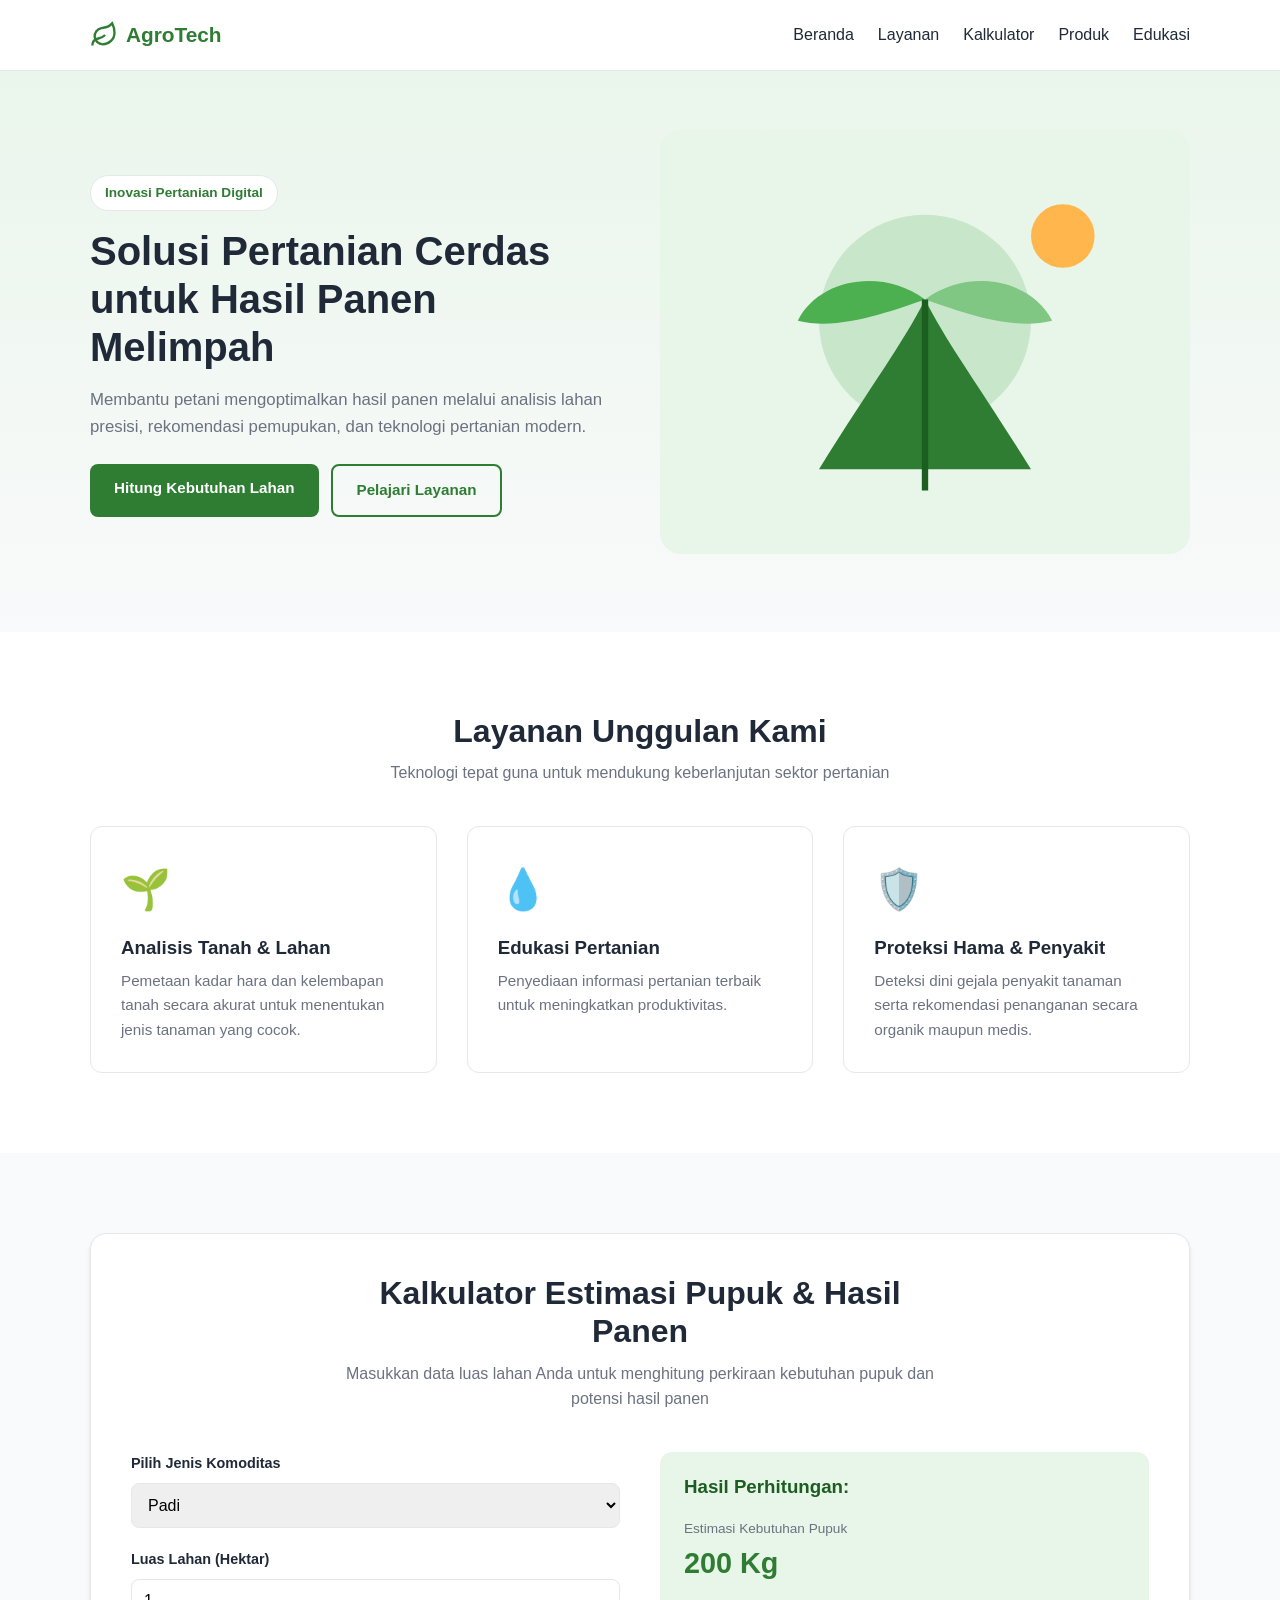
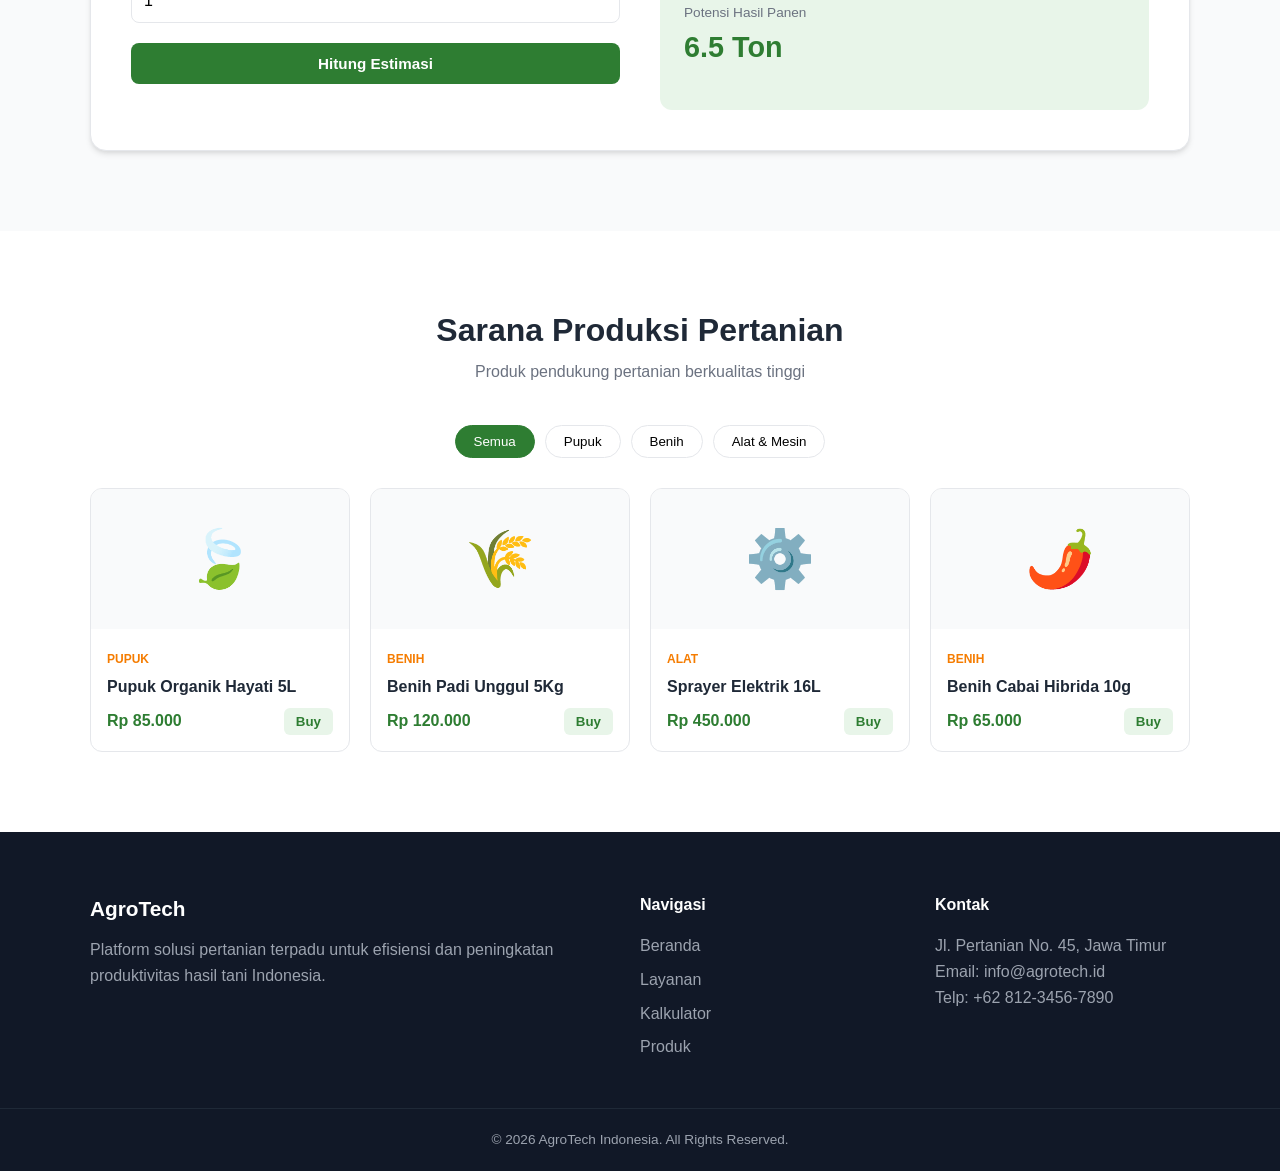
<file: index.html>
<!DOCTYPE html>
<html lang="en">
<head>
    <meta charset="UTF-8">
    <meta name="viewport" content="width=device-width, initial-scale=1.0">
    <link rel="stylesheet" href="css/style.css">
    <title>AGROTECH</title>
</head>
<body>
    <!-- Header & Navigation -->
    <header class="navbar">
        <div class="container nav-container">
            <a href="#" class="logo">
                <svg class="logo-icon" viewBox="0 0 24 24" fill="none" stroke="currentColor" stroke-width="2">
                    <path d="M11 20A7 7 0 0 1 9.8 6.1C15.5 5 17 4.48 19 2c1 2 2 4.18 2 8 0 5.5-4.78 10-10 10Z"/>
                    <path d="M2 21c0-3 1.85-5.36 5.08-6C9.5 14.52 12 13 13 12"/>
                </svg>
                <span>AgroTech</span>
            </a>

            <button class="mobile-toggle" id="mobileToggle" aria-label="Toggle Menu">
                <span class="hamburger"></span>
            </button>

            <nav class="nav-menu" id="navMenu">
                <a href="#hero" class="nav-link active">Beranda</a>
                <a href="#layanan" class="nav-link">Layanan</a>
                <a href="#kalkulator" class="nav-link">Kalkulator</a>
                <a href="#produk" class="nav-link">Produk</a>
                <a href="/edukasi-page.html" class="nav-link">Edukasi</a>
                <!-- <a href="#kontak" class="btn btn-primary">Konsultasi</a> -->
            </nav>
        </div>
    </header>

    <!-- Hero Section -->
    <section id="hero" class="hero">
        <div class="container hero-grid">
            <div class="hero-text">
                <span class="hero-badge">Inovasi Pertanian Digital</span>
                <h1 class="hero-title">Solusi Pertanian Cerdas untuk Hasil Panen Melimpah</h1>
                <p class="hero-subtitle">Membantu petani mengoptimalkan hasil panen melalui analisis lahan presisi, rekomendasi pemupukan, dan teknologi pertanian modern.</p>
                <div class="hero-buttons">
                    <a href="#kalkulator" class="btn btn-primary">Hitung Kebutuhan Lahan</a>
                    <a href="#layanan" class="btn btn-outline">Pelajari Layanan</a>
                </div>
            </div>
            <div class="hero-image-container">
                <!-- SVG Illustration murni pengganti gambar eksternal -->
                <svg class="hero-illustration" viewBox="0 0 500 400" fill="none">
                    <rect width="500" height="400" rx="20" fill="#E8F5E9"/>
                    <circle cx="250" cy="180" r="100" fill="#C8E6C9"/>
                    <path d="M150 320 C 200 240, 230 200, 250 160 C 270 200, 300 240, 350 320 Z" fill="#2E7D32"/>
                    <path d="M250 160 C 210 130, 150 140, 130 180 C 170 190, 220 170, 250 160 Z" fill="#4CAF50"/>
                    <path d="M250 160 C 290 130, 350 140, 370 180 C 330 190, 280 170, 250 160 Z" fill="#81C784"/>
                    <line x1="250" y1="160" x2="250" y2="340" stroke="#1B5E20" stroke-width="6"/>
                    <circle cx="380" cy="100" r="30" fill="#FFB74D"/>
                </svg>
            </div>
        </div>
    </section>

    <!-- Fitur & Layanan -->
    <section id="layanan" class="features">
        <div class="container">
            <div class="section-header">
                <h2>Layanan Unggulan Kami</h2>
                <p>Teknologi tepat guna untuk mendukung keberlanjutan sektor pertanian</p>
            </div>
            <div class="features-grid">
                <div class="feature-card">
                    <div class="feature-icon">🌱</div>
                    <h3>Analisis Tanah & Lahan</h3>
                    <p>Pemetaan kadar hara dan kelembapan tanah secara akurat untuk menentukan jenis tanaman yang cocok.</p>
                </div>
                <div class="feature-card">
                    <div class="feature-icon">💧</div>
                    <h3>Edukasi Pertanian</h3>
                    <p>Penyediaan informasi pertanian terbaik untuk meningkatkan produktivitas.</p>
                </div>
                <div class="feature-card">
                    <div class="feature-icon">🛡️</div>
                    <h3>Proteksi Hama & Penyakit</h3>
                    <p>Deteksi dini gejala penyakit tanaman serta rekomendasi penanganan secara organik maupun medis.</p>
                </div>
            </div>
        </div>
    </section>

    <!-- Kalkulator Pertanian Interaktif -->
    <section id="kalkulator" class="calculator-section">
        <div class="container">
            <div class="calc-wrapper">
                <div class="section-header">
                    <h2>Kalkulator Estimasi Pupuk & Hasil Panen</h2>
                    <p>Masukkan data luas lahan Anda untuk menghitung perkiraan kebutuhan pupuk dan potensi hasil panen</p>
                </div>
                <div class="calc-grid">
                    <div class="calc-form">
                        <div class="form-group">
                            <label for="cropType">Pilih Jenis Komoditas</label>
                            <select id="cropType" class="form-control">
                                <option value="padi">Padi</option>
                                <option value="jagung">Jagung</option>
                                <option value="cabai">Cabai Merah</option>
                                <option value="tomat">Tomat</option>
                            </select>
                        </div>
                        <div class="form-group">
                            <label for="landSize">Luas Lahan (Hektar)</label>
                            <input type="number" id="landSize" class="form-control" value="1" min="0.1" step="0.1">
                        </div>
                        <button type="button" id="btnCalculate" class="btn btn-primary btn-full">Hitung Estimasi</button>
                    </div>
                    <div class="calc-result">
                        <h3>Hasil Perhitungan:</h3>
                        <div class="result-box">
                            <span class="result-label">Estimasi Kebutuhan Pupuk</span>
                            <span class="result-value" id="resFertilizer">200 Kg</span>
                        </div>
                        <div class="result-box">
                            <span class="result-label">Potensi Hasil Panen</span>
                            <span class="result-value" id="resHarvest">6.5 Ton</span>
                        </div>
                    </div>
                </div>
            </div>
        </div>
    </section>

    <!-- Katalog Produk/Sarana Tani -->
    <section id="produk" class="products">
        <div class="container">
            <div class="section-header">
                <h2>Sarana Produksi Pertanian</h2>
                <p>Produk pendukung pertanian berkualitas tinggi</p>
            </div>
            
            <div class="filter-buttons">
                <button class="filter-btn active" data-filter="all">Semua</button>
                <button class="filter-btn" data-filter="pupuk">Pupuk</button>
                <button class="filter-btn" data-filter="benih">Benih</button>
                <button class="filter-btn" data-filter="alat">Alat & Mesin</button>
            </div>

            <div class="product-grid">
                <div class="product-card" data-category="pupuk">
                    <div class="product-thumb">🍃</div>
                    <div class="product-info">
                        <span class="product-category">Pupuk</span>
                        <h3 class="product-title">Pupuk Organik Hayati 5L</h3>
                        <div class="product-bottom">
                            <span class="product-price">Rp 85.000</span>
                            <button class="btn-icon">Buy</button>
                        </div>
                    </div>
                </div>

                <div class="product-card" data-category="benih">
                    <div class="product-thumb">🌾</div>
                    <div class="product-info">
                        <span class="product-category">Benih</span>
                        <h3 class="product-title">Benih Padi Unggul 5Kg</h3>
                        <div class="product-bottom">
                            <span class="product-price">Rp 120.000</span>
                            <button class="btn-icon">Buy</button>
                        </div>
                    </div>
                </div>

                <div class="product-card" data-category="alat">
                    <div class="product-thumb">⚙️</div>
                    <div class="product-info">
                        <span class="product-category">Alat</span>
                        <h3 class="product-title">Sprayer Elektrik 16L</h3>
                        <div class="product-bottom">
                            <span class="product-price">Rp 450.000</span>
                            <button class="btn-icon">Buy</button>
                        </div>
                    </div>
                </div>

                <div class="product-card" data-category="benih">
                    <div class="product-thumb">🌶️</div>
                    <div class="product-info">
                        <span class="product-category">Benih</span>
                        <h3 class="product-title">Benih Cabai Hibrida 10g</h3>
                        <div class="product-bottom">
                            <span class="product-price">Rp 65.000</span>
                            <button class="btn-icon">Buy</button>
                        </div>
                    </div>
                </div>
            </div>
        </div>
    </section>

    <!-- Modal Dialog (Pure JS Pop-up) -->
    <div class="modal" id="modalBuy">
        <div class="modal-content">
            <span class="modal-close" id="modalClose">&times;</span>
            <h3 id="modalTitle">Konfirmasi Pembelian</h3>
            <p id="modalBody">Terima kasih atas minat Anda pada produk ini. Fitur transaksi dapat dikembangkan lebih lanjut.</p>
            <button class="btn btn-primary" id="modalOkBtn" style="margin-top: 15px;">Tutup</button>
        </div>
    </div>

    <!-- Footer -->
    <footer class="footer" id="kontak">
        <div class="container footer-grid">
            <div class="footer-col">
                <div class="logo logo-footer">
                    <span>AgroTech</span>
                </div>
                <p>Platform solusi pertanian terpadu untuk efisiensi dan peningkatan produktivitas hasil tani Indonesia.</p>
            </div>
            <div class="footer-col">
                <h4>Navigasi</h4>
                <ul class="footer-links">
                    <li><a href="#hero">Beranda</a></li>
                    <li><a href="#layanan">Layanan</a></li>
                    <li><a href="#kalkulator">Kalkulator</a></li>
                    <li><a href="#produk">Produk</a></li>
                </ul>
            </div>
            <div class="footer-col">
                <h4>Kontak</h4>
                <p>Jl. Pertanian No. 45, Jawa Timur</p>
                <p>Email: info@agrotech.id</p>
                <p>Telp: +62 812-3456-7890</p>
            </div>
        </div>
        <div class="footer-bottom">
            <p>&copy; 2026 AgroTech Indonesia. All Rights Reserved.</p>
        </div>
    </footer>

    <!-- Script JavaScript Eksternal -->
    <script src="js/script.js"></script>
</body>
</html>
</file>
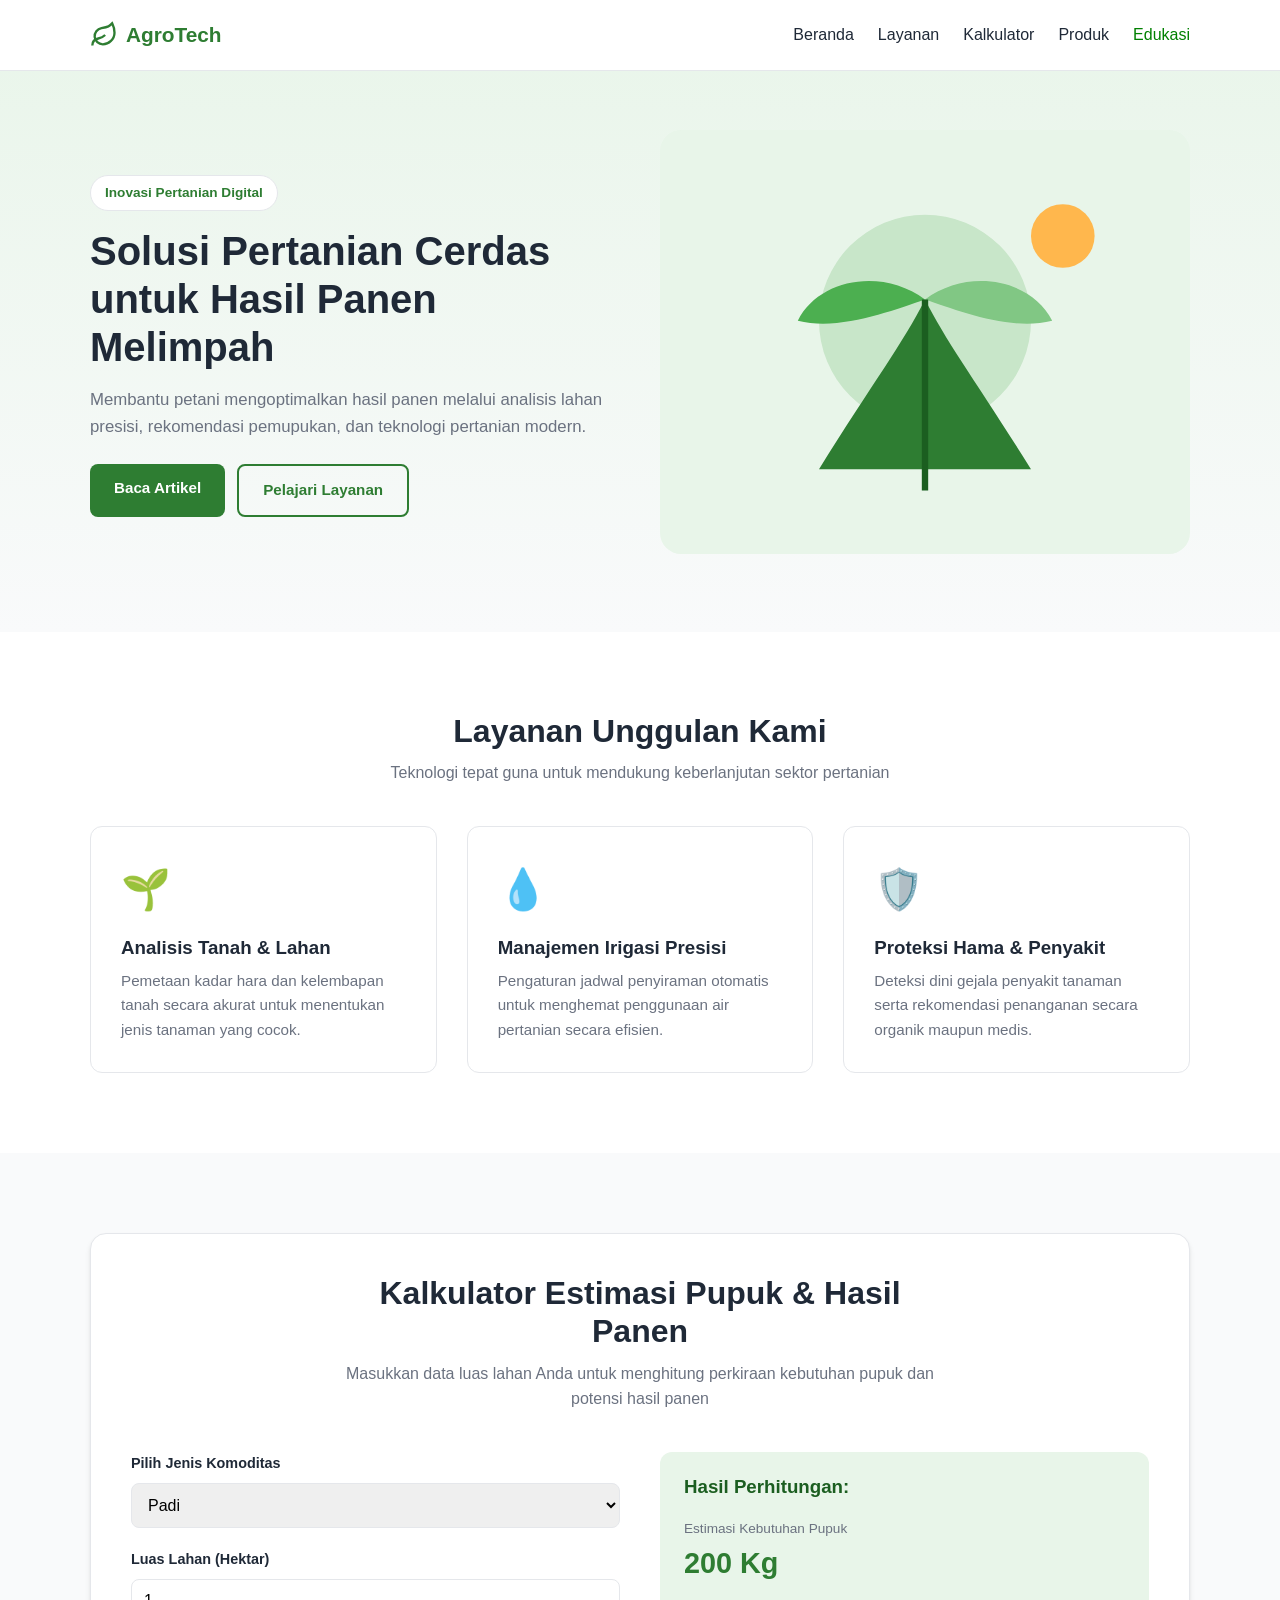
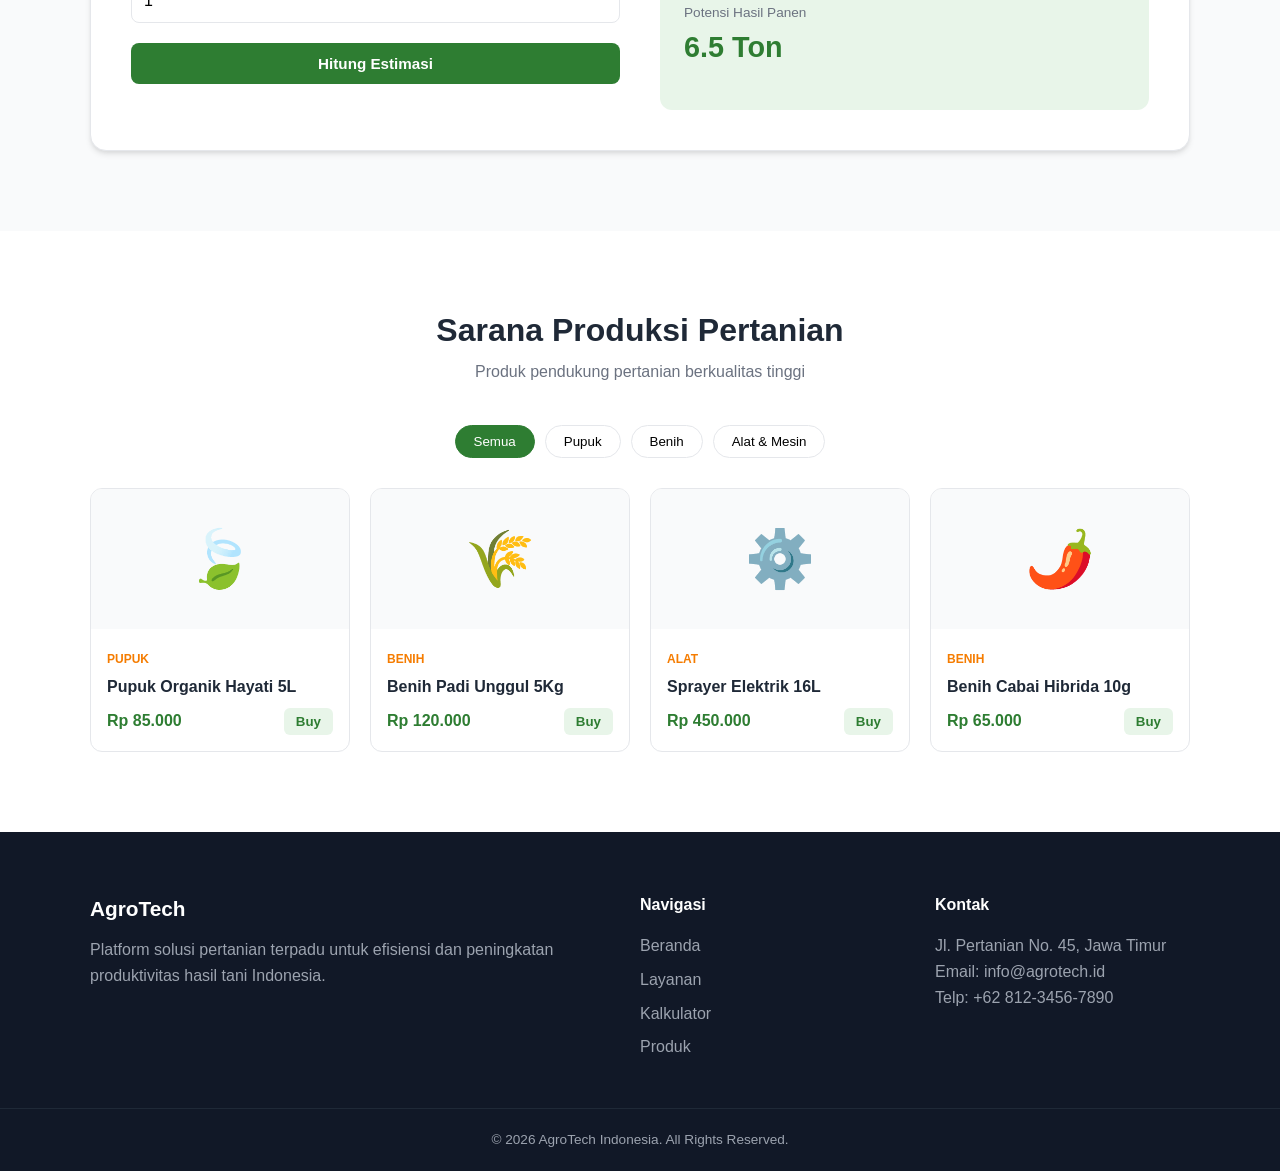
<file: edukasi-page.html>
<!DOCTYPE html>
<html lang="en">
<head>
    <meta charset="UTF-8">
    <meta name="viewport" content="width=device-width, initial-scale=1.0">
    <link rel="stylesheet" href="css/style.css">
    <title>AGROTECH</title>
</head>
<body>
    <!-- Header & Navigation -->
    <header class="navbar">
        <div class="container nav-container">
            <a href="#" class="logo">
                <svg class="logo-icon" viewBox="0 0 24 24" fill="none" stroke="currentColor" stroke-width="2">
                    <path d="M11 20A7 7 0 0 1 9.8 6.1C15.5 5 17 4.48 19 2c1 2 2 4.18 2 8 0 5.5-4.78 10-10 10Z"/>
                    <path d="M2 21c0-3 1.85-5.36 5.08-6C9.5 14.52 12 13 13 12"/>
                </svg>
                <span>AgroTech</span>
            </a>

            <button class="mobile-toggle" id="mobileToggle" aria-label="Toggle Menu">
                <span class="hamburger"></span>
            </button>

            <nav class="nav-menu" id="navMenu">
                <a href="/index.html" class="nav-link active">Beranda</a>
                <a href="/index.html#layanan" class="nav-link">Layanan</a>
                <a href="/index.html#kalkulator" class="nav-link">Kalkulator</a>
                <a href="/index.html#produk" class="nav-link">Produk</a>
                <a href="/edukasi-page.html" class="nav-link-edukasi">Edukasi</a>
                <!-- <a href="/index.html#kontak" class="btn btn-primary">Konsultasi</a> -->
            </nav>
        </div>
    </header>

    <!-- Hero Section -->
    <section id="hero" class="hero">
        <div class="container hero-grid">
            <div class="hero-text">
                <span class="hero-badge">Inovasi Pertanian Digital</span>
                <h1 class="hero-title">Solusi Pertanian Cerdas untuk Hasil Panen Melimpah</h1>
                <p class="hero-subtitle">Membantu petani mengoptimalkan hasil panen melalui analisis lahan presisi, rekomendasi pemupukan, dan teknologi pertanian modern.</p>
                <div class="hero-buttons">
                    <a href="#kalkulator" class="btn btn-primary">Baca Artikel</a>
                    <a href="#layanan" class="btn btn-outline">Pelajari Layanan</a>
                </div>
            </div>
            <div class="hero-image-container">
                <!-- SVG Illustration murni pengganti gambar eksternal -->
                <svg class="hero-illustration" viewBox="0 0 500 400" fill="none">
                    <rect width="500" height="400" rx="20" fill="#E8F5E9"/>
                    <circle cx="250" cy="180" r="100" fill="#C8E6C9"/>
                    <path d="M150 320 C 200 240, 230 200, 250 160 C 270 200, 300 240, 350 320 Z" fill="#2E7D32"/>
                    <path d="M250 160 C 210 130, 150 140, 130 180 C 170 190, 220 170, 250 160 Z" fill="#4CAF50"/>
                    <path d="M250 160 C 290 130, 350 140, 370 180 C 330 190, 280 170, 250 160 Z" fill="#81C784"/>
                    <line x1="250" y1="160" x2="250" y2="340" stroke="#1B5E20" stroke-width="6"/>
                    <circle cx="380" cy="100" r="30" fill="#FFB74D"/>
                </svg>
            </div>
        </div>
    </section>

    <!-- Fitur & Layanan -->
    <section id="layanan" class="features">
        <div class="container">
            <div class="section-header">
                <h2>Layanan Unggulan Kami</h2>
                <p>Teknologi tepat guna untuk mendukung keberlanjutan sektor pertanian</p>
            </div>
            <div class="features-grid">
                <div class="feature-card">
                    <div class="feature-icon">🌱</div>
                    <h3>Analisis Tanah & Lahan</h3>
                    <p>Pemetaan kadar hara dan kelembapan tanah secara akurat untuk menentukan jenis tanaman yang cocok.</p>
                </div>
                <div class="feature-card">
                    <div class="feature-icon">💧</div>
                    <h3>Manajemen Irigasi Presisi</h3>
                    <p>Pengaturan jadwal penyiraman otomatis untuk menghemat penggunaan air pertanian secara efisien.</p>
                </div>
                <div class="feature-card">
                    <div class="feature-icon">🛡️</div>
                    <h3>Proteksi Hama & Penyakit</h3>
                    <p>Deteksi dini gejala penyakit tanaman serta rekomendasi penanganan secara organik maupun medis.</p>
                </div>
            </div>
        </div>
    </section>

    <!-- Kalkulator Pertanian Interaktif -->
    <section id="kalkulator" class="calculator-section">
        <div class="container">
            <div class="calc-wrapper">
                <div class="section-header">
                    <h2>Kalkulator Estimasi Pupuk & Hasil Panen</h2>
                    <p>Masukkan data luas lahan Anda untuk menghitung perkiraan kebutuhan pupuk dan potensi hasil panen</p>
                </div>
                <div class="calc-grid">
                    <div class="calc-form">
                        <div class="form-group">
                            <label for="cropType">Pilih Jenis Komoditas</label>
                            <select id="cropType" class="form-control">
                                <option value="padi">Padi</option>
                                <option value="jagung">Jagung</option>
                                <option value="cabai">Cabai Merah</option>
                                <option value="tomat">Tomat</option>
                            </select>
                        </div>
                        <div class="form-group">
                            <label for="landSize">Luas Lahan (Hektar)</label>
                            <input type="number" id="landSize" class="form-control" value="1" min="0.1" step="0.1">
                        </div>
                        <button type="button" id="btnCalculate" class="btn btn-primary btn-full">Hitung Estimasi</button>
                    </div>
                    <div class="calc-result">
                        <h3>Hasil Perhitungan:</h3>
                        <div class="result-box">
                            <span class="result-label">Estimasi Kebutuhan Pupuk</span>
                            <span class="result-value" id="resFertilizer">200 Kg</span>
                        </div>
                        <div class="result-box">
                            <span class="result-label">Potensi Hasil Panen</span>
                            <span class="result-value" id="resHarvest">6.5 Ton</span>
                        </div>
                    </div>
                </div>
            </div>
        </div>
    </section>

    <!-- Katalog Produk/Sarana Tani -->
    <section id="produk" class="products">
        <div class="container">
            <div class="section-header">
                <h2>Sarana Produksi Pertanian</h2>
                <p>Produk pendukung pertanian berkualitas tinggi</p>
            </div>
            
            <div class="filter-buttons">
                <button class="filter-btn active" data-filter="all">Semua</button>
                <button class="filter-btn" data-filter="pupuk">Pupuk</button>
                <button class="filter-btn" data-filter="benih">Benih</button>
                <button class="filter-btn" data-filter="alat">Alat & Mesin</button>
            </div>

            <div class="product-grid">
                <div class="product-card" data-category="pupuk">
                    <div class="product-thumb">🍃</div>
                    <div class="product-info">
                        <span class="product-category">Pupuk</span>
                        <h3 class="product-title">Pupuk Organik Hayati 5L</h3>
                        <div class="product-bottom">
                            <span class="product-price">Rp 85.000</span>
                            <button class="btn-icon">Buy</button>
                        </div>
                    </div>
                </div>

                <div class="product-card" data-category="benih">
                    <div class="product-thumb">🌾</div>
                    <div class="product-info">
                        <span class="product-category">Benih</span>
                        <h3 class="product-title">Benih Padi Unggul 5Kg</h3>
                        <div class="product-bottom">
                            <span class="product-price">Rp 120.000</span>
                            <button class="btn-icon">Buy</button>
                        </div>
                    </div>
                </div>

                <div class="product-card" data-category="alat">
                    <div class="product-thumb">⚙️</div>
                    <div class="product-info">
                        <span class="product-category">Alat</span>
                        <h3 class="product-title">Sprayer Elektrik 16L</h3>
                        <div class="product-bottom">
                            <span class="product-price">Rp 450.000</span>
                            <button class="btn-icon">Buy</button>
                        </div>
                    </div>
                </div>

                <div class="product-card" data-category="benih">
                    <div class="product-thumb">🌶️</div>
                    <div class="product-info">
                        <span class="product-category">Benih</span>
                        <h3 class="product-title">Benih Cabai Hibrida 10g</h3>
                        <div class="product-bottom">
                            <span class="product-price">Rp 65.000</span>
                            <button class="btn-icon">Buy</button>
                        </div>
                    </div>
                </div>
            </div>
        </div>
    </section>

    <!-- Modal Dialog (Pure JS Pop-up) -->
    <div class="modal" id="modalBuy">
        <div class="modal-content">
            <span class="modal-close" id="modalClose">&times;</span>
            <h3 id="modalTitle">Konfirmasi Pembelian</h3>
            <p id="modalBody">Terima kasih atas minat Anda pada produk ini. Fitur transaksi dapat dikembangkan lebih lanjut.</p>
            <button class="btn btn-primary" id="modalOkBtn" style="margin-top: 15px;">Tutup</button>
        </div>
    </div>

    <!-- Footer -->
    <footer class="footer" id="kontak">
        <div class="container footer-grid">
            <div class="footer-col">
                <div class="logo logo-footer">
                    <span>AgroTech</span>
                </div>
                <p>Platform solusi pertanian terpadu untuk efisiensi dan peningkatan produktivitas hasil tani Indonesia.</p>
            </div>
            <div class="footer-col">
                <h4>Navigasi</h4>
                <ul class="footer-links">
                    <li><a href="#hero">Beranda</a></li>
                    <li><a href="#layanan">Layanan</a></li>
                    <li><a href="#kalkulator">Kalkulator</a></li>
                    <li><a href="#produk">Produk</a></li>
                </ul>
            </div>
            <div class="footer-col">
                <h4>Kontak</h4>
                <p>Jl. Pertanian No. 45, Jawa Timur</p>
                <p>Email: info@agrotech.id</p>
                <p>Telp: +62 812-3456-7890</p>
            </div>
        </div>
        <div class="footer-bottom">
            <p>&copy; 2026 AgroTech Indonesia. All Rights Reserved.</p>
        </div>
    </footer>

    <!-- Script JavaScript Eksternal -->
    <script src="js/script.js"></script>
</body>
</html>
</file>
<file: css/style.css>
/* Variable CSS */
:root {
    --primary: #2e7d32;
    --primary-hover: #1b5e20;
    --primary-light: #e8f5e9;
    --accent: #f57c00;
    --text-dark: #1f2937;
    --text-muted: #6b7280;
    --bg-light: #f9fafb;
    --white: #ffffff;
    --border-color: #e5e7eb;
    --transition: all 0.3s ease;
    --shadow: 0 4px 6px -1px rgba(0, 0, 0, 0.1), 0 2px 4px -1px rgba(0, 0, 0, 0.06);
}

/* Reset Basic */
* {
    margin: 0;
    padding: 0;
    box-sizing: border-box;
    font-family: -apple-system, BlinkMacSystemFont, "Segoe UI", Roboto, Helvetica, Arial, sans-serif;
}

html {
    scroll-behavior: smooth;
}

body {
    background-color: var(--bg-light);
    color: var(--text-dark);
    line-height: 1.6;
}

.container {
    max-width: 1140px;
    margin: 0 auto;
    padding: 0 20px;
}

/* Typography & Buttons */
h1, h2, h3 {
    line-height: 1.2;
}

.btn {
    display: inline-block;
    padding: 12px 24px;
    border-radius: 8px;
    font-weight: 600;
    text-decoration: none;
    cursor: pointer;
    border: none;
    transition: var(--transition);
    font-size: 0.95rem;
    text-align: center;
}

.btn-primary {
    background-color: var(--primary);
    color: var(--white);
}

.btn-primary:hover {
    background-color: var(--primary-hover);
}

.btn-outline {
    border: 2px solid var(--primary);
    color: var(--primary);
    background: transparent;
}

.btn-outline:hover {
    background-color: var(--primary-light);
}

.btn-full {
    width: 100%;
}

/* Header & Navbar */
.navbar {
    position: fixed;
    top: 0;
    left: 0;
    width: 100%;
    background-color: var(--white);
    border-bottom: 1px solid var(--border-color);
    z-index: 1000;
}

.nav-container {
    display: flex;
    justify-content: space-between;
    align-items: center;
    height: 70px;
}

.logo {
    display: flex;
    align-items: center;
    gap: 8px;
    font-size: 1.3rem;
    font-weight: 700;
    color: var(--primary);
    text-decoration: none;
}

.logo-icon {
    width: 28px;
    height: 28px;
    stroke: var(--primary);
}

.nav-menu {
    display: flex;
    align-items: center;
    gap: 24px;
}

.nav-link {
    text-decoration: none;
    color: var(--text-dark);
    font-weight: 500;
    transition: var(--transition);
}

.nav-link-edukasi {
    text-decoration: none;
    color: green;
    font-weight: 500;
    transition: var(--transition);
}

.nav-link:hover{
    color: var(--primary);
}

.mobile-toggle {
    display: none;
    background: none;
    border: none;
    cursor: pointer;
    padding: 10px;
}

.hamburger {
    display: block;
    width: 24px;
    height: 2px;
    background-color: var(--text-dark);
    position: relative;
    transition: var(--transition);
}

.hamburger::before,
.hamburger::after {
    content: '';
    position: absolute;
    width: 24px;
    height: 2px;
    background-color: var(--text-dark);
    transition: var(--transition);
}

.hamburger::before { top: -6px; }
.hamburger::after { top: 6px; }

/* Hero Section */
.hero {
    padding-top: 130px;
    padding-bottom: 70px;
    background: linear-gradient(180deg, var(--primary-light) 0%, var(--bg-light) 100%);
}

.hero-grid {
    display: grid;
    grid-template-columns: 1fr 1fr;
    gap: 40px;
    align-items: center;
}

.hero-badge {
    display: inline-block;
    padding: 6px 14px;
    background-color: var(--white);
    color: var(--primary);
    border-radius: 20px;
    font-size: 0.85rem;
    font-weight: 600;
    margin-bottom: 16px;
    border: 1px solid var(--border-color);
}

.hero-title {
    font-size: 2.5rem;
    margin-bottom: 16px;
    color: var(--text-dark);
}

.hero-subtitle {
    color: var(--text-muted);
    font-size: 1.05rem;
    margin-bottom: 24px;
}

.hero-buttons {
    display: flex;
    gap: 12px;
}

.hero-illustration {
    width: 100%;
    height: auto;
}

/* Features Section */
.features {
    padding: 80px 0;
    background-color: var(--white);
}

.section-header {
    text-align: center;
    max-width: 600px;
    margin: 0 auto 40px auto;
}

.section-header h2 {
    font-size: 2rem;
    margin-bottom: 10px;
}

.section-header p {
    color: var(--text-muted);
}

.features-grid {
    display: grid;
    grid-template-columns: repeat(auto-fit, minmax(280px, 1fr));
    gap: 30px;
}

.feature-card {
    padding: 30px;
    border-radius: 12px;
    border: 1px solid var(--border-color);
    transition: var(--transition);
}

.feature-card:hover {
    transform: translateY(-5px);
    box-shadow: var(--shadow);
}

.feature-icon {
    font-size: 2.5rem;
    margin-bottom: 16px;
}

.feature-card h3 {
    margin-bottom: 10px;
}

.feature-card p {
    color: var(--text-muted);
    font-size: 0.95rem;
}

/* Calculator Section */
.calculator-section {
    padding: 80px 0;
}

.calc-wrapper {
    background: var(--white);
    border-radius: 16px;
    padding: 40px;
    box-shadow: var(--shadow);
    border: 1px solid var(--border-color);
}

.calc-grid {
    display: grid;
    grid-template-columns: 1fr 1fr;
    gap: 40px;
}

.form-group {
    margin-bottom: 20px;
}

.form-group label {
    display: block;
    margin-bottom: 8px;
    font-weight: 600;
    font-size: 0.9rem;
}

.form-control {
    width: 100%;
    padding: 12px;
    border: 1px solid var(--border-color);
    border-radius: 8px;
    font-size: 1rem;
    outline: none;
}

.form-control:focus {
    border-color: var(--primary);
}

.calc-result {
    background-color: var(--primary-light);
    padding: 24px;
    border-radius: 12px;
    display: flex;
    flex-direction: column;
    justify-content: center;
}

.calc-result h3 {
    margin-bottom: 20px;
    color: var(--primary-hover);
}

.result-box {
    margin-bottom: 16px;
}

.result-label {
    display: block;
    font-size: 0.85rem;
    color: var(--text-muted);
}

.result-value {
    font-size: 1.8rem;
    font-weight: 700;
    color: var(--primary);
}

/* Product Section */
.products {
    padding: 80px 0;
    background-color: var(--white);
}

.filter-buttons {
    display: flex;
    justify-content: center;
    gap: 10px;
    margin-bottom: 30px;
}

.filter-btn {
    padding: 8px 18px;
    border: 1px solid var(--border-color);
    background: transparent;
    border-radius: 20px;
    cursor: pointer;
    font-weight: 500;
    transition: var(--transition);
}

.filter-btn.active, .filter-btn:hover {
    background-color: var(--primary);
    color: var(--white);
    border-color: var(--primary);
}

.product-grid {
    display: grid;
    grid-template-columns: repeat(auto-fill, minmax(220px, 1fr));
    gap: 20px;
}

.product-card {
    border: 1px solid var(--border-color);
    border-radius: 12px;
    overflow: hidden;
    background-color: var(--white);
    transition: var(--transition);
}

.product-card:hover {
    box-shadow: var(--shadow);
}

.product-thumb {
    height: 140px;
    background-color: var(--bg-light);
    display: flex;
    align-items: center;
    justify-content: center;
    font-size: 3.5rem;
}

.product-info {
    padding: 16px;
}

.product-category {
    font-size: 0.75rem;
    color: var(--accent);
    font-weight: 700;
    text-transform: uppercase;
}

.product-title {
    font-size: 1rem;
    margin: 6px 0 12px 0;
}

.product-bottom {
    display: flex;
    justify-content: space-between;
    align-items: center;
}

.product-price {
    font-weight: 700;
    color: var(--primary);
}

.btn-icon {
    padding: 6px 12px;
    border-radius: 6px;
    background-color: var(--primary-light);
    color: var(--primary);
    border: none;
    font-weight: 600;
    cursor: pointer;
}

.btn-icon:hover {
    background-color: var(--primary);
    color: var(--white);
}

/* Modal Styling */
.modal {
    display: none;
    position: fixed;
    top: 0;
    left: 0;
    width: 100%;
    height: 100%;
    background-color: rgba(0,0,0,0.5);
    z-index: 2000;
    align-items: center;
    justify-content: center;
}

.modal.show {
    display: flex;
}

.modal-content {
    background-color: var(--white);
    padding: 30px;
    border-radius: 12px;
    max-width: 400px;
    width: 90%;
    position: relative;
}

.modal-close {
    position: absolute;
    top: 15px;
    right: 20px;
    font-size: 1.5rem;
    cursor: pointer;
}

/* Footer */
.footer {
    background-color: #111827;
    color: #9ca3af;
    padding: 60px 0 20px 0;
}

.footer-grid {
    display: grid;
    grid-template-columns: 2fr 1fr 1fr;
    gap: 40px;
    margin-bottom: 40px;
}

.logo-footer {
    color: var(--white);
    margin-bottom: 12px;
}

.footer-col h4 {
    color: var(--white);
    margin-bottom: 16px;
}

.footer-links {
    list-style: none;
}

.footer-links li {
    margin-bottom: 8px;
}

.footer-links a {
    color: #9ca3af;
    text-decoration: none;
    transition: var(--transition);
}

.footer-links a:hover {
    color: var(--white);
}

.footer-bottom {
    border-top: 1px solid #1f2937;
    padding-top: 20px;
    text-align: center;
    font-size: 0.85rem;
}

/* Responsive Breakpoints */
@media (max-width: 768px) {
    .mobile-toggle {
        display: block;
    }

    .nav-menu {
        position: fixed;
        top: 70px;
        left: -100%;
        width: 100%;
        height: calc(100vh - 70px);
        background-color: var(--white);
        flex-direction: column;
        padding: 40px 20px;
        transition: var(--transition);
    }

    .nav-menu.active {
        left: 0;
    }

    .hero-grid, .calc-grid, .footer-grid {
        grid-template-columns: 1fr;
    }

    .hero-title {
        font-size: 2rem;
    }
}
</file>
